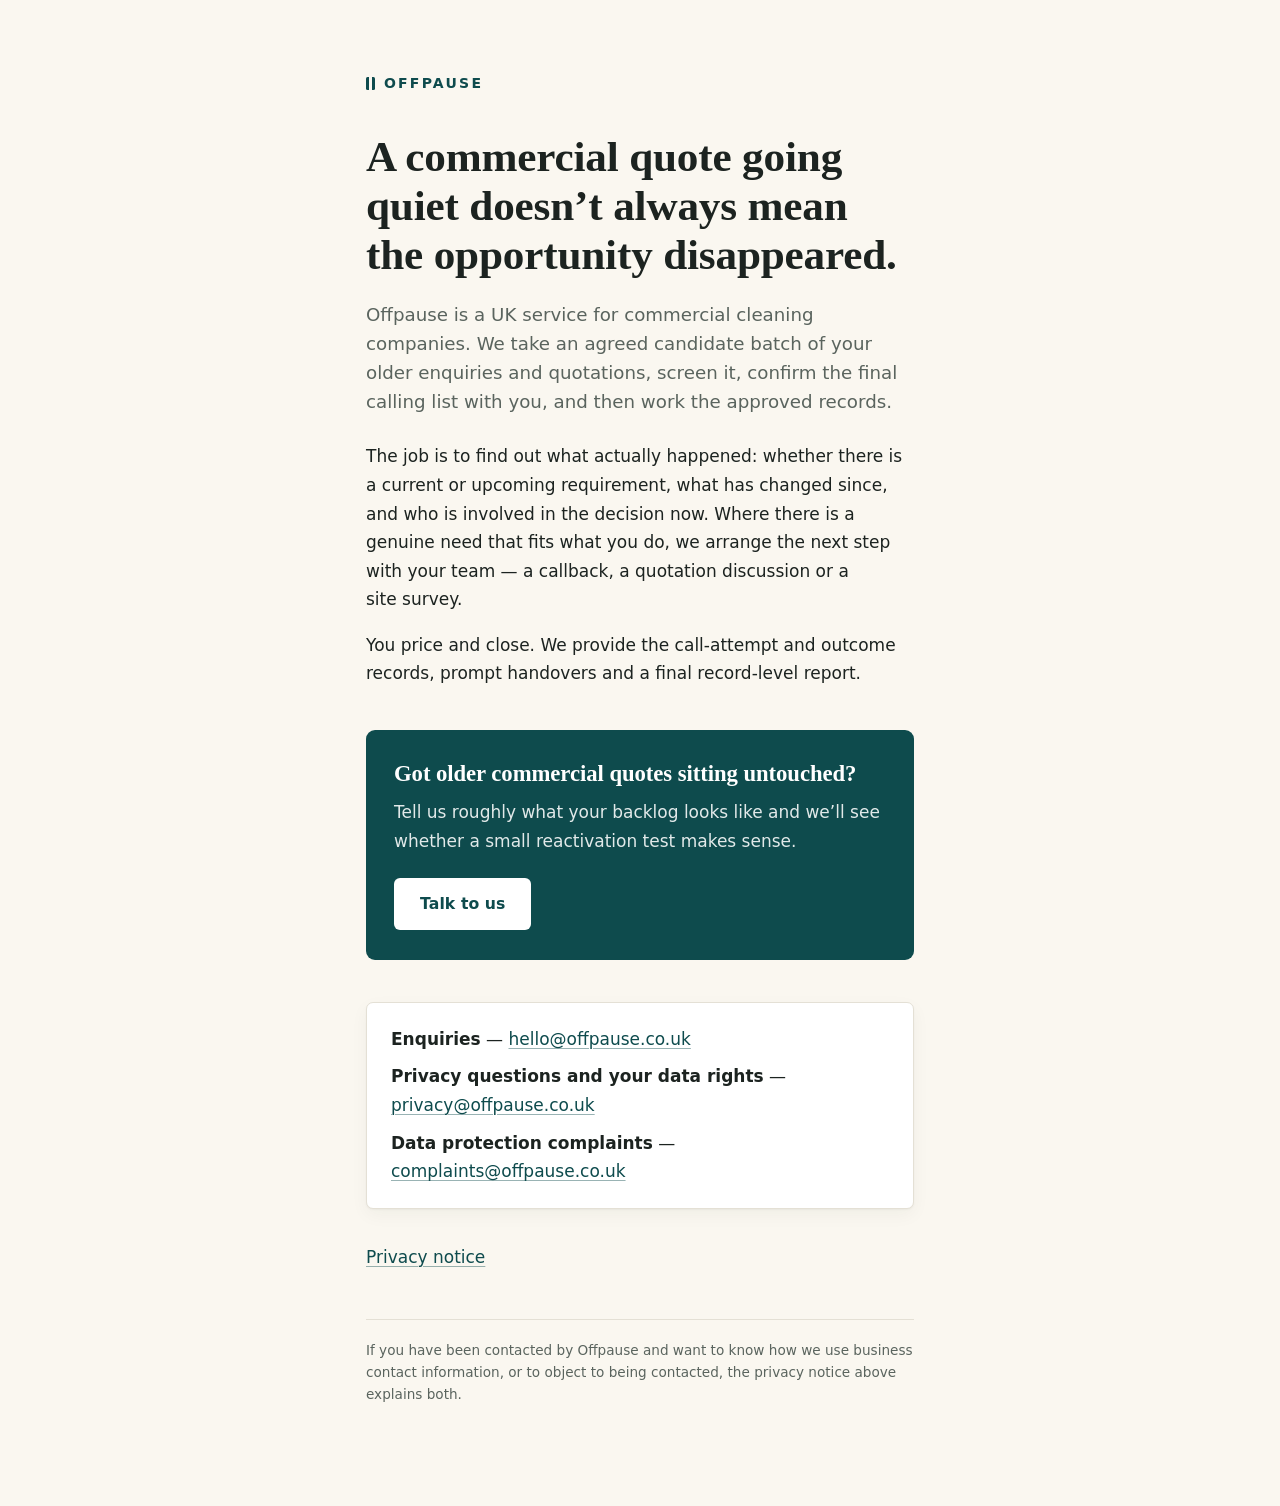
<file: index.html>
<!doctype html>
<!--
  offpause.co.uk — holding page
  ────────────────────────────────────────────────────────────
  NOTHING TO EDIT unless you want to change the wording.
  No claims about clients, results, accreditation or insurance
  appear on this page. Keep it that way.
-->
<html lang="en-GB">
<head>
<meta charset="utf-8">
<meta name="viewport" content="width=device-width, initial-scale=1">
<title>Offpause — dormant quote reactivation for UK commercial cleaning companies</title>
<meta name="description" content="Offpause revisits an agreed candidate batch of a commercial cleaning company's older enquiries and quotations, establishes whether a current requirement exists, and arranges the next step with their team.">
<meta name="robots" content="index, follow">
<link rel="stylesheet" href="/style.css">
<link rel="icon" href="data:image/svg+xml,<svg xmlns='http://www.w3.org/2000/svg' viewBox='0 0 100 100'><rect width='100' height='100' rx='18' fill='%230E4B4D'/><rect x='32' y='28' width='11' height='44' rx='3' fill='%23fff'/><rect x='57' y='28' width='11' height='44' rx='3' fill='%23fff'/></svg>">
</head>
<body>
<main class="wrap">

  <p class="brand">Offpause</p>

  <h1>A commercial quote going quiet doesn&rsquo;t always mean the opportunity disappeared.</h1>

  <p class="lede">Offpause is a UK service for commercial cleaning companies. We take an agreed candidate batch of your older enquiries and quotations, screen it, confirm the final calling list with you, and then work the approved records.</p>

  <p>The job is to find out what actually happened: whether there is a current or upcoming requirement, what has changed since, and who is involved in the decision now. Where there is a genuine need that fits what you do, we arrange the next step with your team &mdash; a callback, a quotation discussion or a site survey.</p>

  <p>You price and close. We provide the call-attempt and outcome records, prompt handovers and a final record-level report.</p>

  <div class="cta">
    <h2>Got older commercial quotes sitting untouched?</h2>
    <p>Tell us roughly what your backlog looks like and we&rsquo;ll see whether a small reactivation test makes sense.</p>
    <p><a class="btn" href="mailto:hello@offpause.co.uk?subject=Offpause%20enquiry">Talk to us</a></p>
  </div>

  <div class="contact">
    <p><strong>Enquiries</strong> &mdash; <a href="mailto:hello@offpause.co.uk">hello@offpause.co.uk</a></p>
    <p><strong>Privacy questions and your data rights</strong> &mdash; <a href="mailto:privacy@offpause.co.uk">privacy@offpause.co.uk</a></p>
    <p><strong>Data protection complaints</strong> &mdash; <a href="mailto:complaints@offpause.co.uk">complaints@offpause.co.uk</a></p>
  </div>

  <p><a href="/privacy">Privacy notice</a></p>

  <p class="meta">If you have been contacted by Offpause and want to know how we use business contact information, or to object to being contacted, the privacy notice above explains both.</p>

</main>
</body>
</html>
</file>
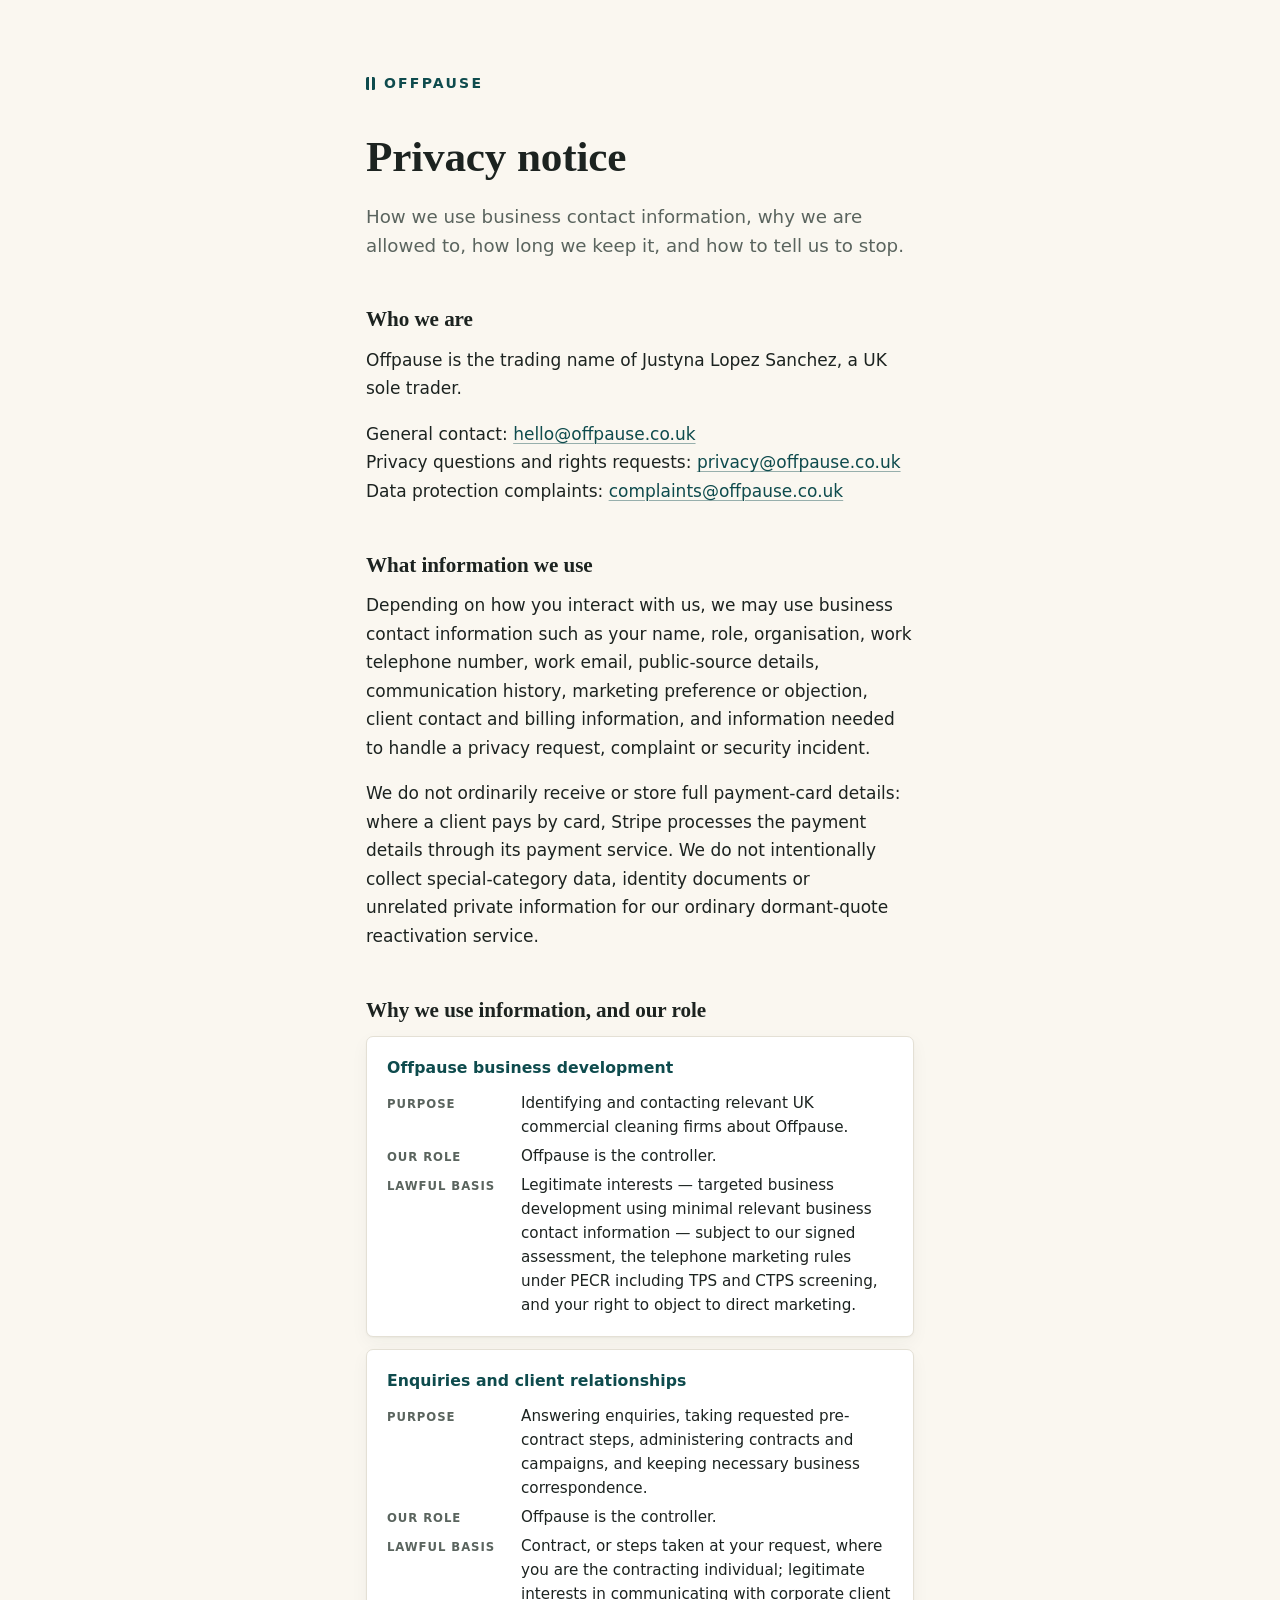
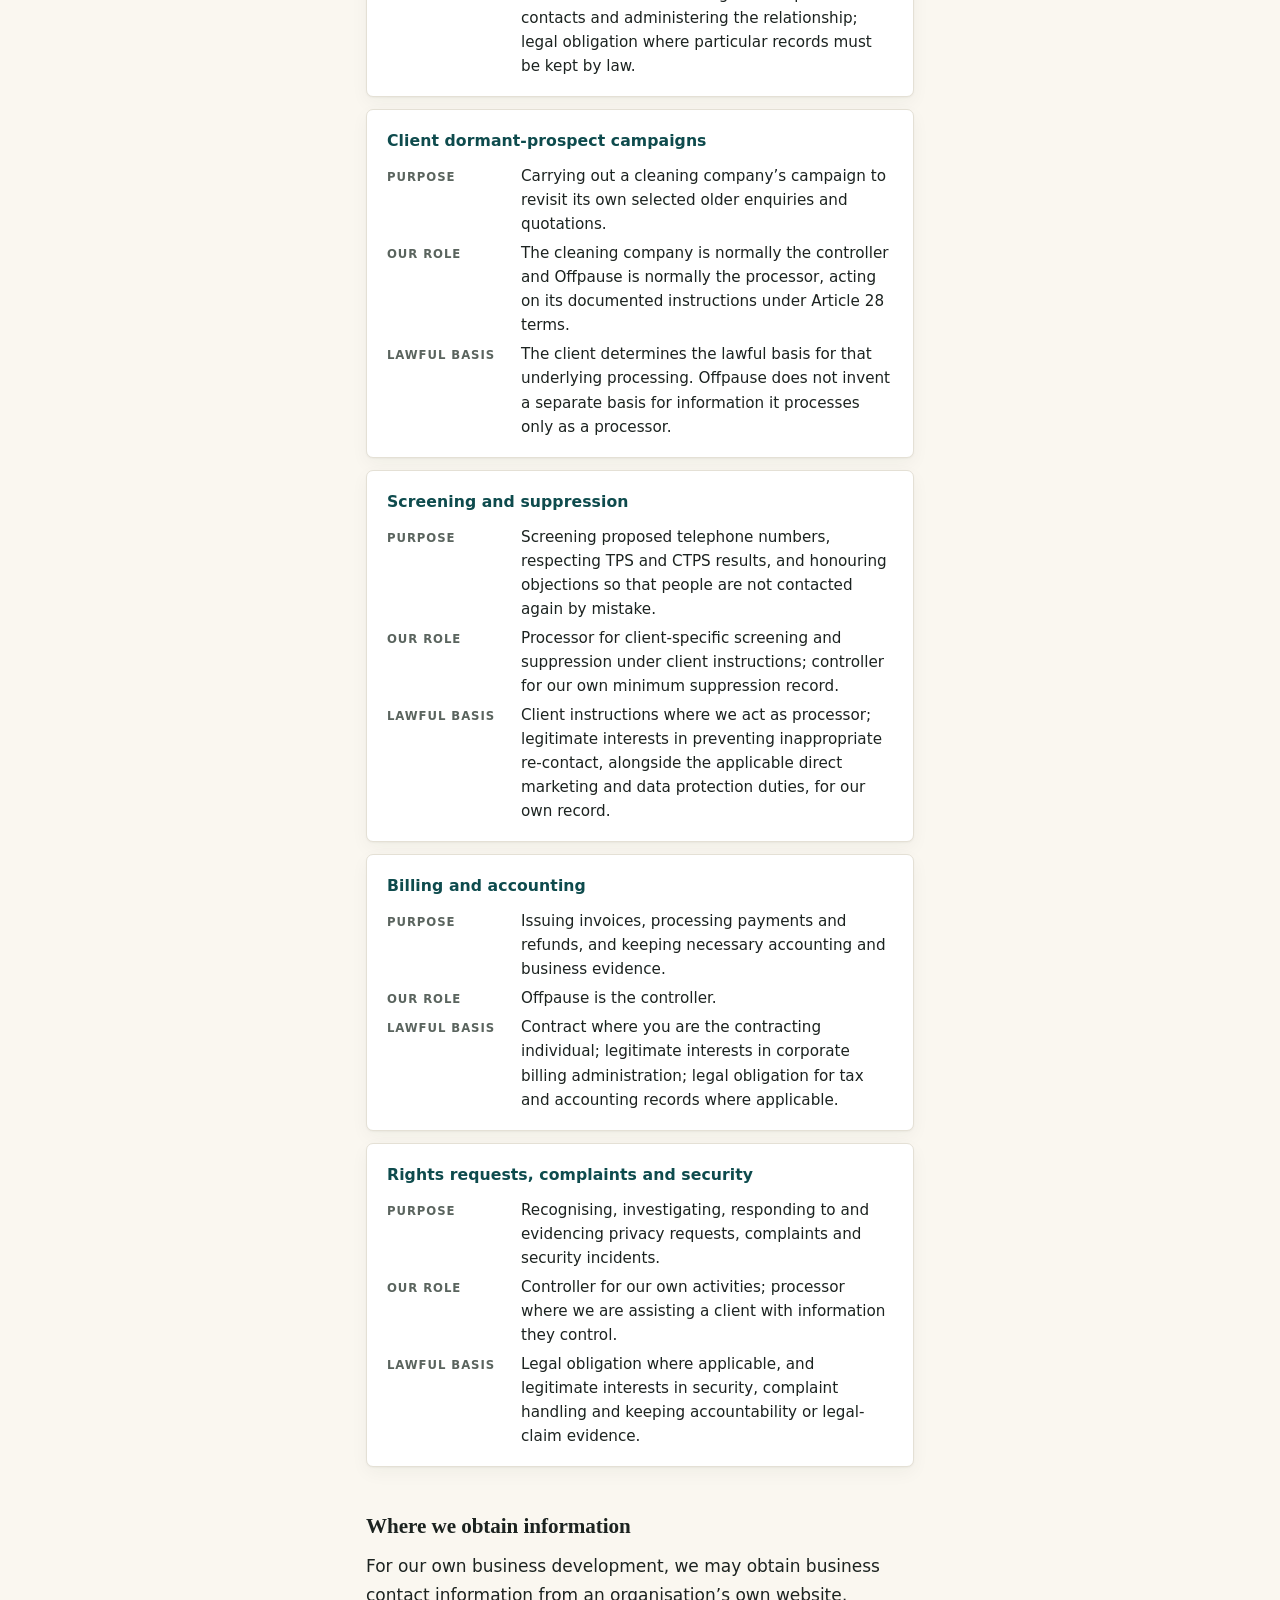
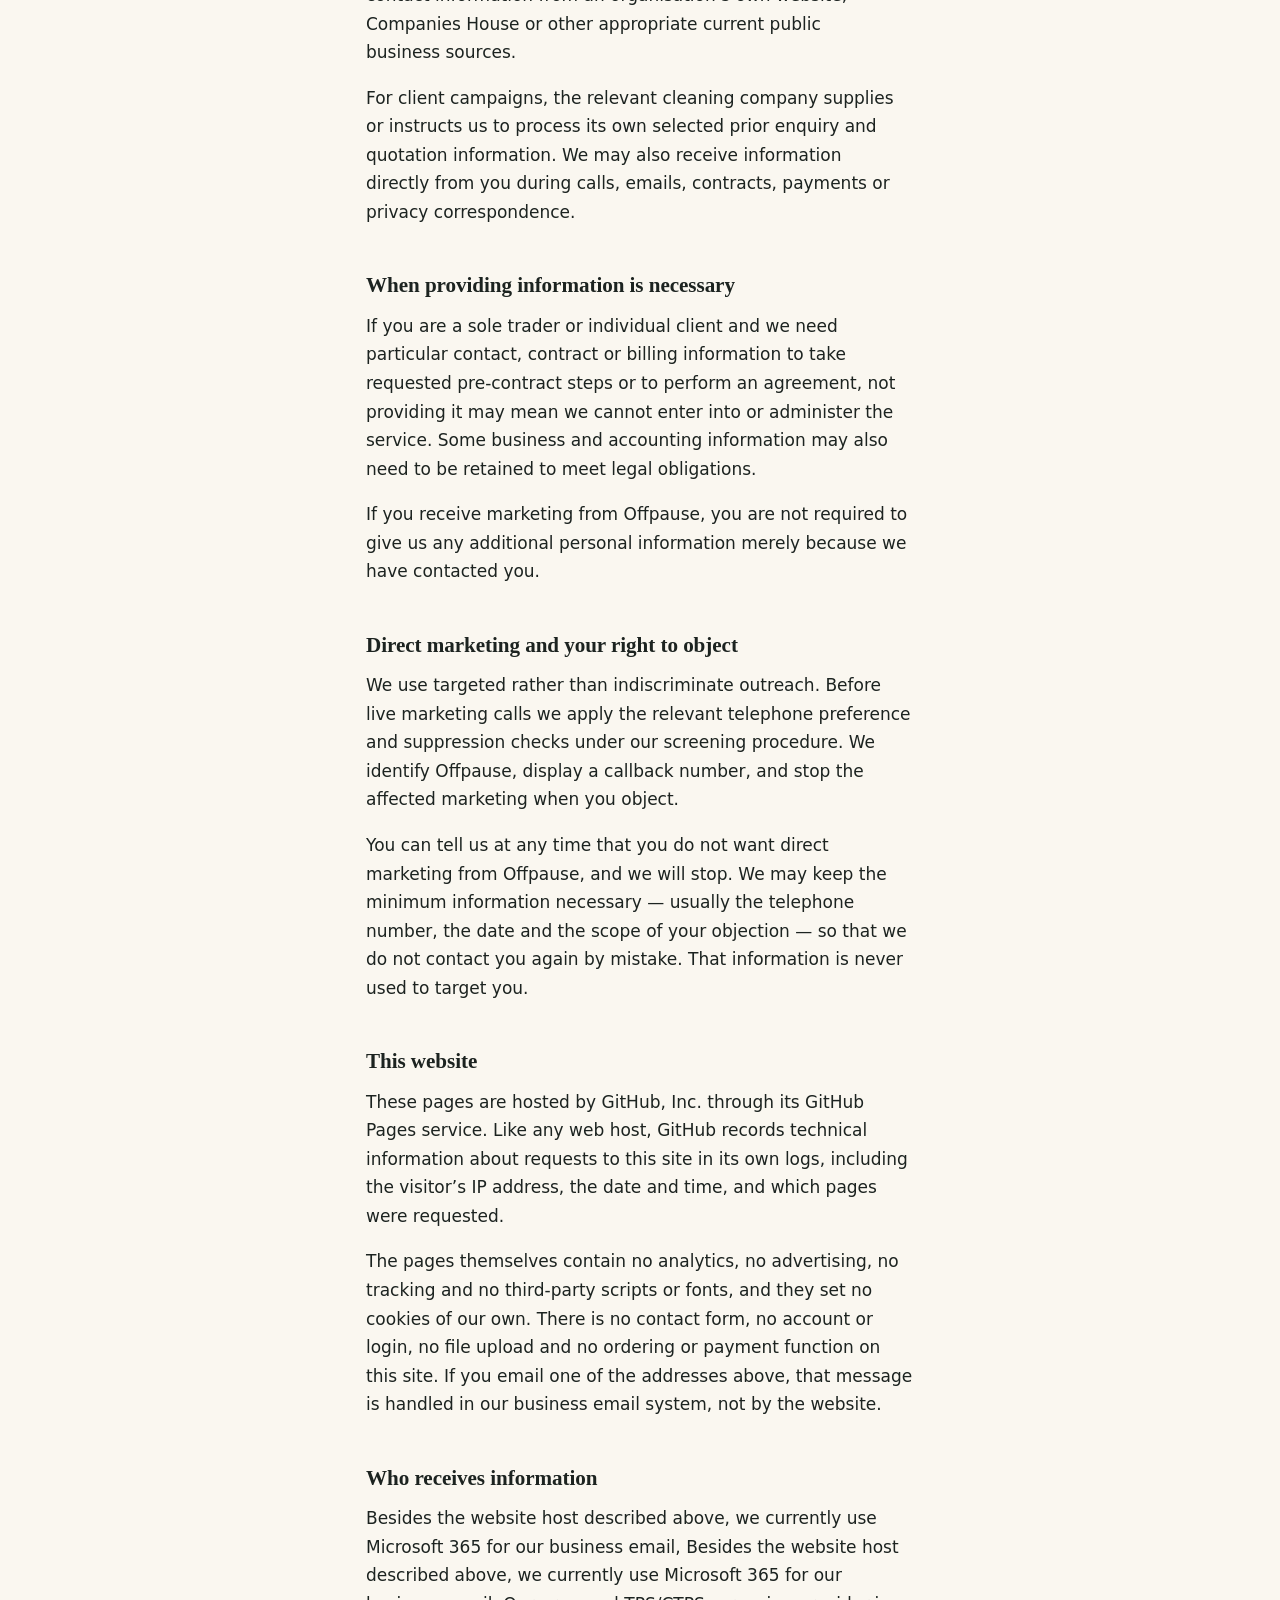
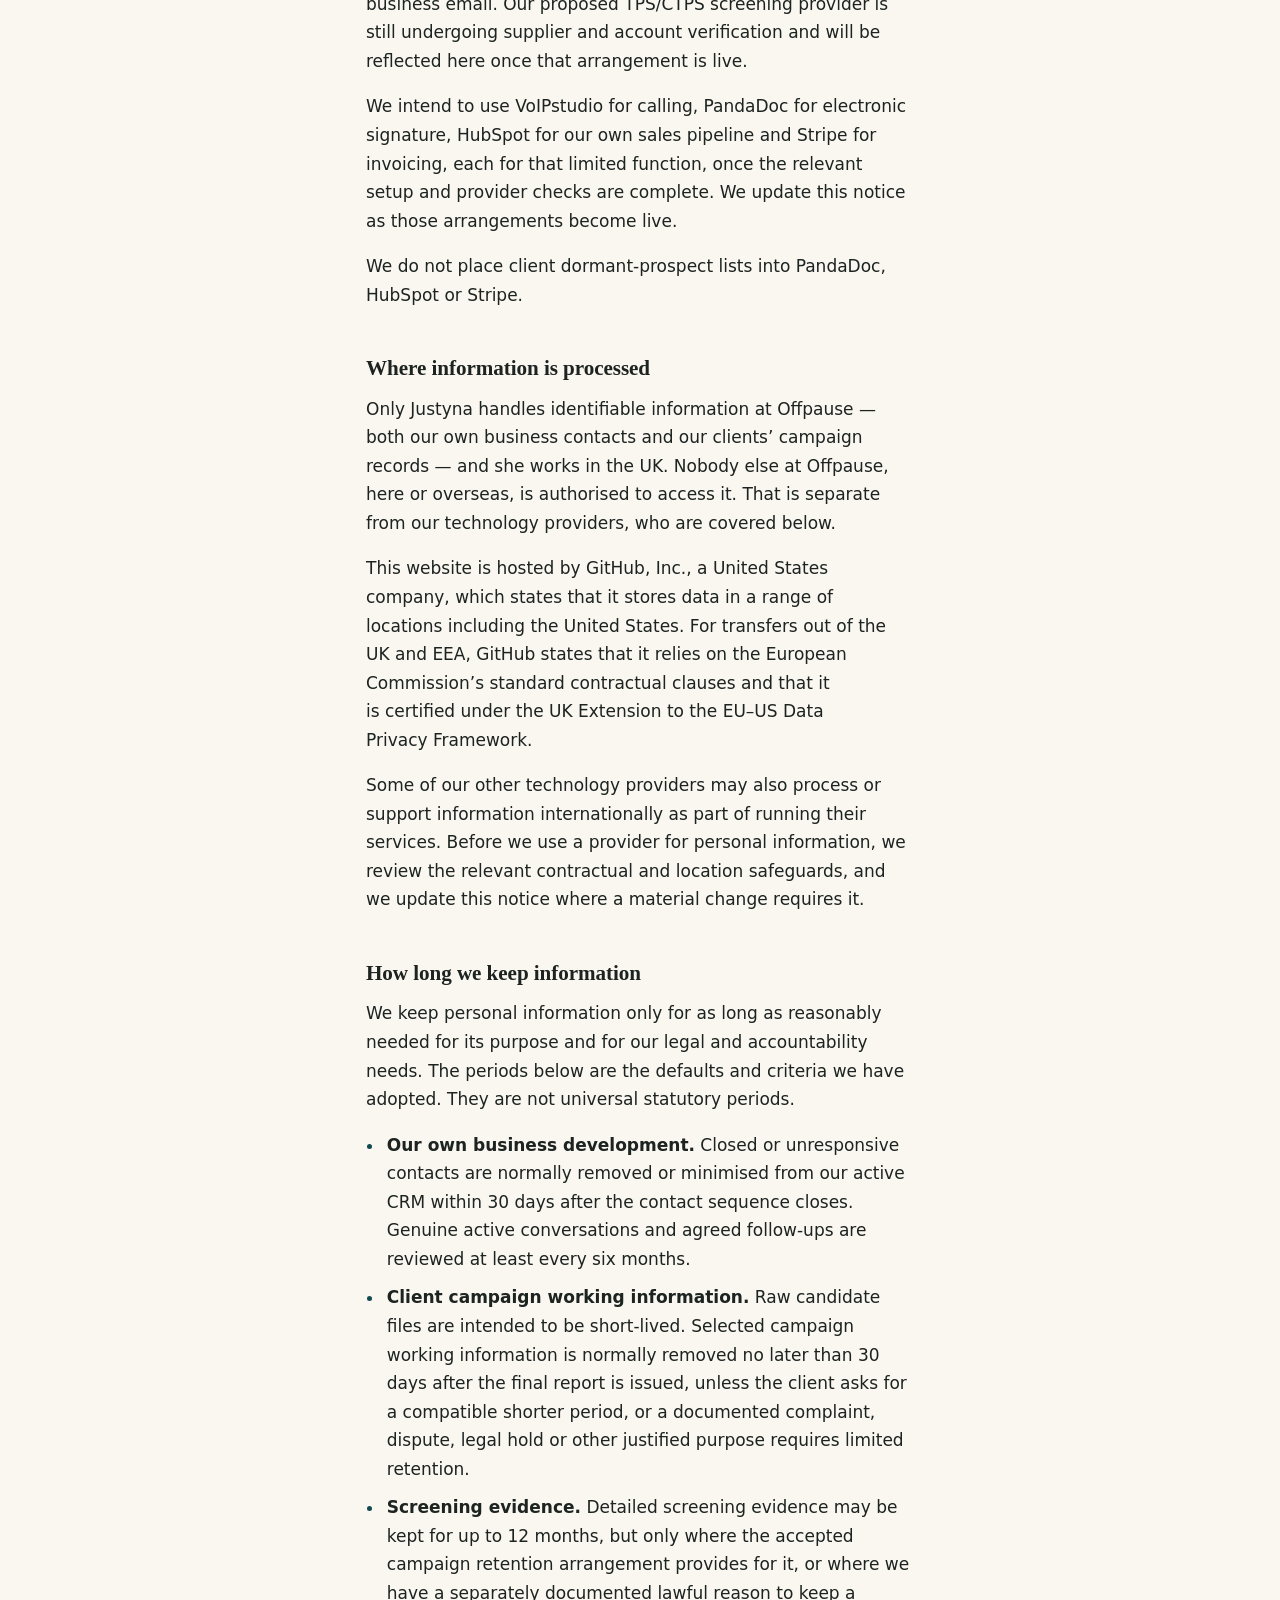
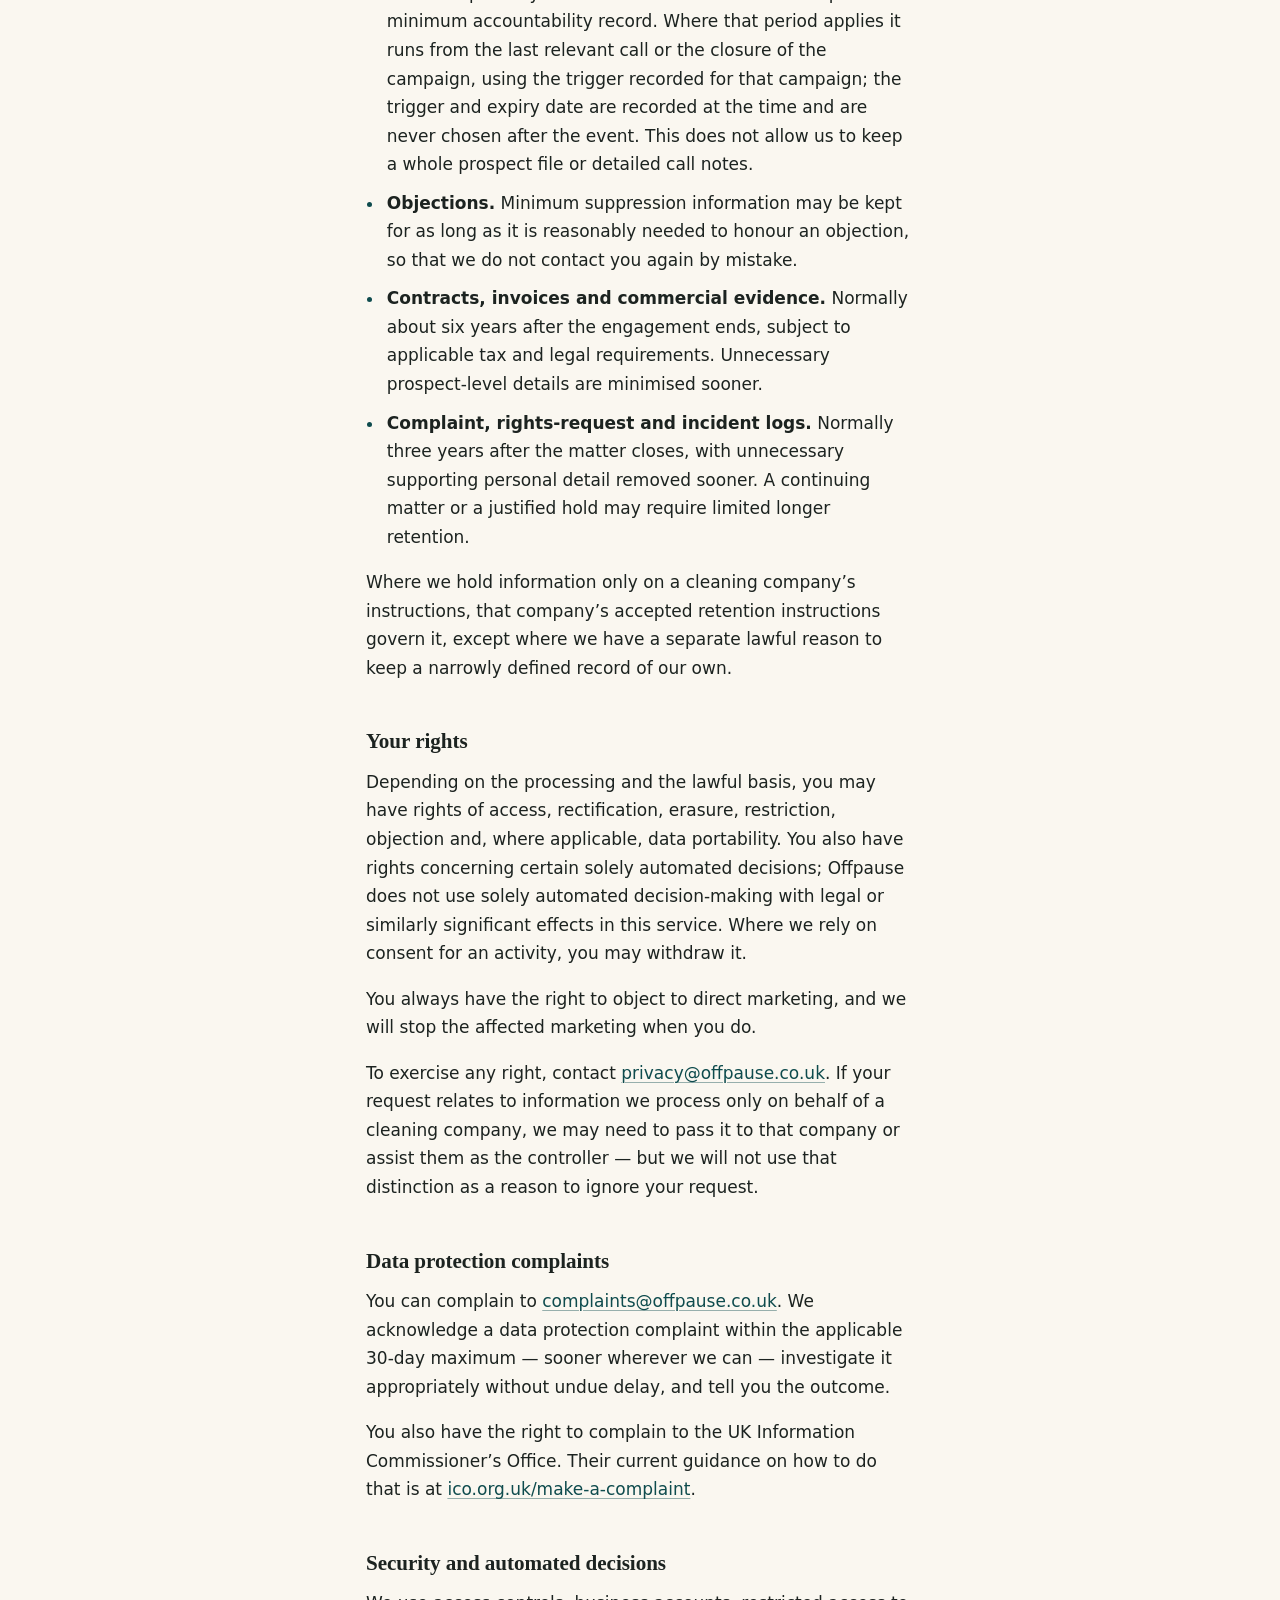
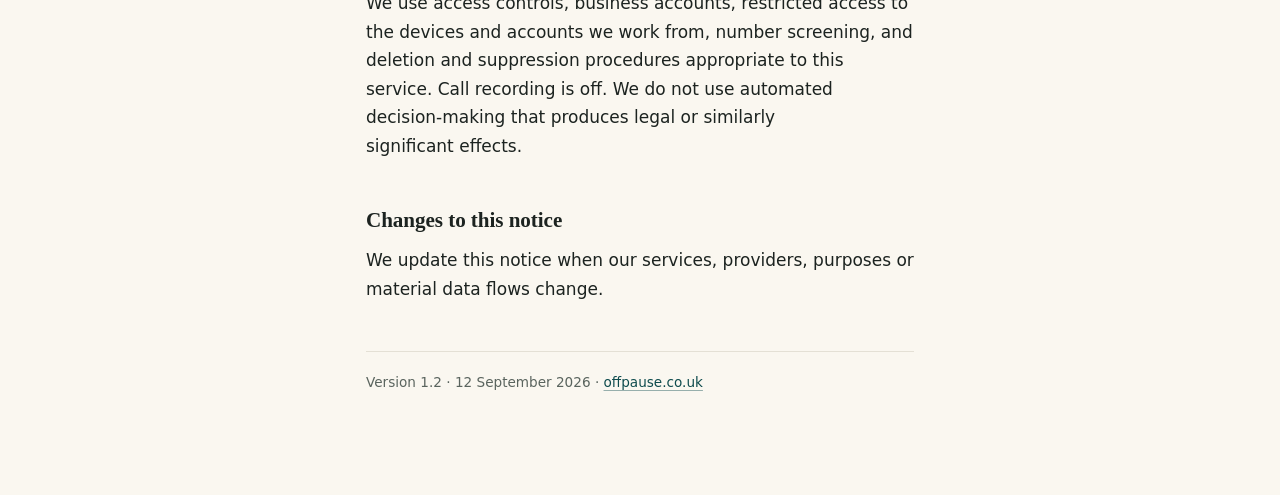
<file: privacy/index.html>
<!doctype html>
<!--
  offpause.co.uk/privacy — Offpause Privacy Notice
  Version 1.2 — built from Master Onboarding Pack v0.3.5 Appendix A
  (Release 2026-09-12-CR2), with internal drafting notes removed.
  ────────────────────────────────────────────────────────────
  ONE THING TO EDIT: [FULL LEGAL NAME] in "Who we are" below.
  Do it with the GitHub pencil after uploading. Do NOT open this
  file in TextEdit — it rewrites the HTML and breaks the page.

  NO POSTAL ADDRESS, deliberately. A02 (website disclosure) is
  OPEN in the master while a non-residential service address is
  being arranged. Do not insert an unverified address here.
-->
<html lang="en-GB">
<head>
<meta charset="utf-8">
<meta name="viewport" content="width=device-width, initial-scale=1">
<title>Privacy notice — Offpause</title>
<meta name="description" content="How Offpause uses business contact information, the lawful bases we rely on, how long we keep information, and how to object or exercise your rights.">
<meta name="robots" content="index, follow">
<link rel="stylesheet" href="/style.css">
<link rel="icon" href="data:image/svg+xml,<svg xmlns='http://www.w3.org/2000/svg' viewBox='0 0 100 100'><rect width='100' height='100' rx='18' fill='%230E4B4D'/><rect x='32' y='28' width='11' height='44' rx='3' fill='%23fff'/><rect x='57' y='28' width='11' height='44' rx='3' fill='%23fff'/></svg>">
</head>
<body>
<main class="wrap">

  <p class="brand"><a href="/" style="color:inherit;text-decoration:none">Offpause</a></p>

  <h1>Privacy notice</h1>
  <p class="lede">How we use business contact information, why we are allowed to, how long we keep it, and how to tell us to stop.</p>

  <h2>Who we are</h2>
  <!-- ↓↓↓ REPLACE [FULL LEGAL NAME] ON THE NEXT LINE ↓↓↓ -->
  <p>Offpause is the trading name of Justyna Lopez Sanchez, a UK sole trader.</p>
  <!-- ↑↑↑ THAT IS THE ONLY EDIT NEEDED ↑↑↑ -->
  <p>General contact: <a href="mailto:hello@offpause.co.uk">hello@offpause.co.uk</a><br>
  Privacy questions and rights requests: <a href="mailto:privacy@offpause.co.uk">privacy@offpause.co.uk</a><br>
  Data protection complaints: <a href="mailto:complaints@offpause.co.uk">complaints@offpause.co.uk</a></p>

  <h2>What information we use</h2>
  <p>Depending on how you interact with us, we may use business contact information such as your name, role, organisation, work telephone number, work email, public-source details, communication history, marketing preference or objection, client contact and billing information, and information needed to handle a privacy request, complaint or security incident.</p>
  <p>We do not ordinarily receive or store full payment-card details: where a client pays by card, Stripe processes the payment details through its payment service. We do not intentionally collect special-category data, identity documents or unrelated private information for our ordinary dormant-quote reactivation service.</p>

  <h2>Why we use information, and our role</h2>

  <div class="roles">

    <div class="role">
      <h3>Offpause business development</h3>
      <dl>
        <dt>Purpose</dt><dd>Identifying and contacting relevant UK commercial cleaning firms about Offpause.</dd>
        <dt>Our role</dt><dd>Offpause is the controller.</dd>
        <dt>Lawful basis</dt><dd>Legitimate interests &mdash; targeted business development using minimal relevant business contact information &mdash; subject to our signed assessment, the telephone marketing rules under PECR including TPS and CTPS screening, and your right to object to direct marketing.</dd>
      </dl>
    </div>

    <div class="role">
      <h3>Enquiries and client relationships</h3>
      <dl>
        <dt>Purpose</dt><dd>Answering enquiries, taking requested pre-contract steps, administering contracts and campaigns, and keeping necessary business correspondence.</dd>
        <dt>Our role</dt><dd>Offpause is the controller.</dd>
        <dt>Lawful basis</dt><dd>Contract, or steps taken at your request, where you are the contracting individual; legitimate interests in communicating with corporate client contacts and administering the relationship; legal obligation where particular records must be kept by law.</dd>
      </dl>
    </div>

    <div class="role">
      <h3>Client dormant-prospect campaigns</h3>
      <dl>
        <dt>Purpose</dt><dd>Carrying out a cleaning company&rsquo;s campaign to revisit its own selected older enquiries and quotations.</dd>
        <dt>Our role</dt><dd>The cleaning company is normally the controller and Offpause is normally the processor, acting on its documented instructions under Article 28 terms.</dd>
        <dt>Lawful basis</dt><dd>The client determines the lawful basis for that underlying processing. Offpause does not invent a separate basis for information it processes only as a processor.</dd>
      </dl>
    </div>

    <div class="role">
      <h3>Screening and suppression</h3>
      <dl>
        <dt>Purpose</dt><dd>Screening proposed telephone numbers, respecting TPS and CTPS results, and honouring objections so that people are not contacted again by mistake.</dd>
        <dt>Our role</dt><dd>Processor for client-specific screening and suppression under client instructions; controller for our own minimum suppression record.</dd>
        <dt>Lawful basis</dt><dd>Client instructions where we act as processor; legitimate interests in preventing inappropriate re-contact, alongside the applicable direct marketing and data protection duties, for our own record.</dd>
      </dl>
    </div>

    <div class="role">
      <h3>Billing and accounting</h3>
      <dl>
        <dt>Purpose</dt><dd>Issuing invoices, processing payments and refunds, and keeping necessary accounting and business evidence.</dd>
        <dt>Our role</dt><dd>Offpause is the controller.</dd>
        <dt>Lawful basis</dt><dd>Contract where you are the contracting individual; legitimate interests in corporate billing administration; legal obligation for tax and accounting records where applicable.</dd>
      </dl>
    </div>

    <div class="role">
      <h3>Rights requests, complaints and security</h3>
      <dl>
        <dt>Purpose</dt><dd>Recognising, investigating, responding to and evidencing privacy requests, complaints and security incidents.</dd>
        <dt>Our role</dt><dd>Controller for our own activities; processor where we are assisting a client with information they control.</dd>
        <dt>Lawful basis</dt><dd>Legal obligation where applicable, and legitimate interests in security, complaint handling and keeping accountability or legal-claim evidence.</dd>
      </dl>
    </div>

  </div>

  <h2>Where we obtain information</h2>
  <p>For our own business development, we may obtain business contact information from an organisation&rsquo;s own website, Companies House or other appropriate current public business sources.</p>
  <p>For client campaigns, the relevant cleaning company supplies or instructs us to process its own selected prior enquiry and quotation information. We may also receive information directly from you during calls, emails, contracts, payments or privacy correspondence.</p>

  <h2>When providing information is necessary</h2>
  <p>If you are a sole trader or individual client and we need particular contact, contract or billing information to take requested pre-contract steps or to perform an agreement, not providing it may mean we cannot enter into or administer the service. Some business and accounting information may also need to be retained to meet legal obligations.</p>
  <p>If you receive marketing from Offpause, you are not required to give us any additional personal information merely because we have contacted you.</p>

  <h2>Direct marketing and your right to object</h2>
  <p>We use targeted rather than indiscriminate outreach. Before live marketing calls we apply the relevant telephone preference and suppression checks under our screening procedure. We identify Offpause, display a callback number, and stop the affected marketing when you object.</p>
  <p>You can tell us at any time that you do not want direct marketing from Offpause, and we will stop. We may keep the minimum information necessary &mdash; usually the telephone number, the date and the scope of your objection &mdash; so that we do not contact you again by mistake. That information is never used to target you.</p>

  <h2>This website</h2>
  <p>These pages are hosted by GitHub, Inc. through its GitHub Pages service. Like any web host, GitHub records technical information about requests to this site in its own logs, including the visitor&rsquo;s IP address, the date and time, and which pages were requested.</p>
  <p>The pages themselves contain no analytics, no advertising, no tracking and no third-party scripts or fonts, and they set no cookies of our own. There is no contact form, no account or login, no file upload and no ordering or payment function on this site. If you email one of the addresses above, that message is handled in our business email system, not by the website.</p>

  <h2>Who receives information</h2>
  <p>Besides the website host described above, we currently use Microsoft 365 for our business email, Besides the website host described above, we currently use Microsoft 365 for our business email. Our proposed TPS/CTPS screening provider is still undergoing supplier and account verification and will be reflected here once that arrangement is live.</p>
  <p>We intend to use VoIPstudio for calling, PandaDoc for electronic signature, HubSpot for our own sales pipeline and Stripe for invoicing, each for that limited function, once the relevant setup and provider checks are complete. We update this notice as those arrangements become live.</p>
  <p>We do not place client dormant-prospect lists into PandaDoc, HubSpot or Stripe.</p>

  <h2>Where information is processed</h2>
  <p>Only Justyna handles identifiable information at Offpause &mdash; both our own business contacts and our clients&rsquo; campaign records &mdash; and she works in the UK. Nobody else at Offpause, here or overseas, is authorised to access it. That is separate from our technology providers, who are covered below.</p>
  <p>This website is hosted by GitHub, Inc., a United States company, which states that it stores data in a range of locations including the United States. For transfers out of the UK and EEA, GitHub states that it relies on the European Commission&rsquo;s standard contractual clauses and that it is certified under the UK Extension to the EU&ndash;US Data Privacy Framework.</p>
  <p>Some of our other technology providers may also process or support information internationally as part of running their services. Before we use a provider for personal information, we review the relevant contractual and location safeguards, and we update this notice where a material change requires it.</p>

  <h2>How long we keep information</h2>
  <p>We keep personal information only for as long as reasonably needed for its purpose and for our legal and accountability needs. The periods below are the defaults and criteria we have adopted. They are not universal statutory periods.</p>
  <ul>
    <li><strong>Our own business development.</strong> Closed or unresponsive contacts are normally removed or minimised from our active CRM within 30 days after the contact sequence closes. Genuine active conversations and agreed follow-ups are reviewed at least every six months.</li>
    <li><strong>Client campaign working information.</strong> Raw candidate files are intended to be short-lived. Selected campaign working information is normally removed no later than 30 days after the final report is issued, unless the client asks for a compatible shorter period, or a documented complaint, dispute, legal hold or other justified purpose requires limited retention.</li>
    <li><strong>Screening evidence.</strong> Detailed screening evidence may be kept for up to 12 months, but only where the accepted campaign retention arrangement provides for it, or where we have a separately documented lawful reason to keep a minimum accountability record. Where that period applies it runs from the last relevant call or the closure of the campaign, using the trigger recorded for that campaign; the trigger and expiry date are recorded at the time and are never chosen after the event. This does not allow us to keep a whole prospect file or detailed call notes.</li>
    <li><strong>Objections.</strong> Minimum suppression information may be kept for as long as it is reasonably needed to honour an objection, so that we do not contact you again by mistake.</li>
    <li><strong>Contracts, invoices and commercial evidence.</strong> Normally about six years after the engagement ends, subject to applicable tax and legal requirements. Unnecessary prospect-level details are minimised sooner.</li>
    <li><strong>Complaint, rights-request and incident logs.</strong> Normally three years after the matter closes, with unnecessary supporting personal detail removed sooner. A continuing matter or a justified hold may require limited longer retention.</li>
  </ul>
  <p>Where we hold information only on a cleaning company&rsquo;s instructions, that company&rsquo;s accepted retention instructions govern it, except where we have a separate lawful reason to keep a narrowly defined record of our own.</p>

  <h2>Your rights</h2>
  <p>Depending on the processing and the lawful basis, you may have rights of access, rectification, erasure, restriction, objection and, where applicable, data portability. You also have rights concerning certain solely automated decisions; Offpause does not use solely automated decision-making with legal or similarly significant effects in this service. Where we rely on consent for an activity, you may withdraw it.</p>
  <p>You always have the right to object to direct marketing, and we will stop the affected marketing when you do.</p>
  <p>To exercise any right, contact <a href="mailto:privacy@offpause.co.uk">privacy@offpause.co.uk</a>. If your request relates to information we process only on behalf of a cleaning company, we may need to pass it to that company or assist them as the controller &mdash; but we will not use that distinction as a reason to ignore your request.</p>

  <h2>Data protection complaints</h2>
  <p>You can complain to <a href="mailto:complaints@offpause.co.uk">complaints@offpause.co.uk</a>. We acknowledge a data protection complaint within the applicable 30-day maximum &mdash; sooner wherever we can &mdash; investigate it appropriately without undue delay, and tell you the outcome.</p>
  <p>You also have the right to complain to the UK Information Commissioner&rsquo;s Office. Their current guidance on how to do that is at <a href="https://ico.org.uk/make-a-complaint/" rel="noopener">ico.org.uk/make-a-complaint</a>.</p>

  <h2>Security and automated decisions</h2>
  <p>We use access controls, business accounts, restricted access to the devices and accounts we work from, number screening, and deletion and suppression procedures appropriate to this service. Call recording is off. We do not use automated decision-making that produces legal or similarly significant effects.</p>

  <h2>Changes to this notice</h2>
  <p>We update this notice when our services, providers, purposes or material data flows change.</p>

  <p class="meta">Version 1.2 &middot; 12 September 2026 &middot; <a href="/">offpause.co.uk</a></p>

</main>
</body>
</html>
</file>
<file: style.css>
/* Offpause — shared styles
   Used by both pages. Nothing here loads from another website:
   no web fonts, no scripts, no trackers. That is deliberate —
   the privacy notice says so.

   To restyle the whole site, change the values in :root. */

:root {
  --ground:    #FAF7F0;
  --surface:   #FFFFFF;
  --ink:       #1C2320;
  --ink-soft:  #5A645E;
  --rule:      #E4E0D5;
  --accent:    #0E4B4D;
  --cta-bg:    #0E4B4D;
  --shadow:    0 1px 2px rgba(28, 35, 32, 0.04), 0 6px 18px rgba(28, 35, 32, 0.045);
  --max:       37rem;

  --serif: Charter, "Bitstream Charter", "Iowan Old Style", "Palatino Linotype",
           Palatino, "Book Antiqua", Georgia, "Times New Roman", serif;
  --sans:  ui-sans-serif, system-ui, -apple-system, "Segoe UI", Roboto,
           "Helvetica Neue", Arial, sans-serif;
}

@media (prefers-color-scheme: dark) {
  :root {
    --ground:   #141816;
    --surface:  #1C211E;
    --ink:      #E9ECE7;
    --ink-soft: #A3ADA7;
    --rule:     #2E3532;
    --accent:   #7FC9C4;
    --shadow:   none;
  }
}

*, *::before, *::after { box-sizing: border-box; }

html { -webkit-text-size-adjust: 100%; }

body {
  margin: 0;
  background: var(--ground);
  color: var(--ink);
  font-family: var(--sans);
  font-size: 17px;
  line-height: 1.68;
  -webkit-font-smoothing: antialiased;
  -moz-osx-font-smoothing: grayscale;
}

::selection { background: var(--accent); color: #FFFFFF; }

.wrap {
  max-width: var(--max);
  margin: 0 auto;
  padding-inline: 22px;
  padding-block: 72px 84px;
}

a {
  color: var(--accent);
  text-decoration-thickness: 1px;
  text-underline-offset: 3px;
  text-decoration-color: color-mix(in srgb, var(--accent) 42%, transparent);
  transition: text-decoration-color 120ms ease;
}
a:hover { text-decoration-color: var(--accent); }
a:focus-visible { outline: 2px solid var(--accent); outline-offset: 3px; border-radius: 2px; }

/* Wordmark. The two bars are the pause glyph from the favicon,
   drawn in CSS so the page still loads no image files. */
.brand {
  font-family: var(--sans);
  font-size: 14px;
  font-weight: 600;
  letter-spacing: 0.16em;
  text-transform: uppercase;
  color: var(--accent);
  margin: 0 0 36px;
  display: flex;
  align-items: center;
  gap: 0.62em;
}
.brand::before {
  content: "";
  flex: none;
  width: 0.66em;
  height: 0.96em;
  border-radius: 1.5px;
  background: linear-gradient(to right,
    currentColor 0 38%, transparent 38% 62%, currentColor 62% 100%);
}
.brand a { color: inherit; text-decoration: none; }

h1 {
  font-family: var(--serif);
  font-size: clamp(2rem, 5.4vw, 2.7rem);
  line-height: 1.14;
  font-weight: 600;
  letter-spacing: -0.004em;
  margin: 0 0 22px;
  text-wrap: balance;
}

h2 {
  font-family: var(--serif);
  font-size: 1.32rem;
  font-weight: 600;
  line-height: 1.3;
  letter-spacing: -0.003em;
  margin: 46px 0 12px;
  text-wrap: balance;
}

h3 {
  font-family: var(--sans);
  font-size: 0.97rem;
  font-weight: 600;
  letter-spacing: 0.005em;
  margin: 26px 0 8px;
}

p { margin: 0 0 17px; text-wrap: pretty; }

.lede {
  font-size: 1.14rem;
  line-height: 1.58;
  color: var(--ink-soft);
  margin-bottom: 26px;
}

ul { margin: 0 0 17px; padding-left: 1.15rem; }
li { margin-bottom: 10px; padding-left: 0.15rem; }
li::marker { color: var(--accent); }
li strong { font-weight: 600; }

hr { border: 0; border-top: 1px solid var(--rule); margin: 44px 0; }

.meta {
  font-size: 0.85rem;
  line-height: 1.6;
  color: var(--ink-soft);
  margin-top: 48px;
  padding-top: 20px;
  border-top: 1px solid var(--rule);
}

.contact {
  background: var(--surface);
  border: 1px solid var(--rule);
  border-radius: 7px;
  box-shadow: var(--shadow);
  padding: 22px 24px;
  margin: 34px 0;
}
.contact p { margin: 0 0 9px; }
.contact p:last-child { margin-bottom: 0; }

/* Purpose / lawful basis cards — stack on narrow screens */
.roles { margin: 0 0 26px; }
.role {
  border: 1px solid var(--rule);
  border-radius: 7px;
  background: var(--surface);
  box-shadow: var(--shadow);
  padding: 18px 20px;
  margin-bottom: 12px;
}
.role h3 { margin: 0 0 10px; font-size: 0.98rem; color: var(--accent); }
.role dl { margin: 0; display: grid; grid-template-columns: 7.5rem 1fr; gap: 5px 14px; }
.role dt {
  font-size: 0.73rem;
  font-weight: 600;
  letter-spacing: 0.08em;
  text-transform: uppercase;
  color: var(--ink-soft);
  padding-top: 4px;
}
.role dd { margin: 0; font-size: 0.95rem; line-height: 1.58; }

/* Call to action — deliberately one fixed look in both themes */
.cta {
  background: var(--cta-bg);
  border-radius: 9px;
  padding: 30px 28px;
  margin: 42px 0;
}
.cta h2 {
  font-family: var(--serif);
  margin: 0 0 10px;
  color: #FFFFFF;
  font-size: 1.42rem;
  line-height: 1.26;
}
.cta p { margin: 0 0 22px; color: rgba(255, 255, 255, 0.88); }
.cta p:last-child { margin: 0; }
.btn {
  display: inline-block;
  background: #FFFFFF;
  color: #0E4B4D;
  text-decoration: none;
  font-weight: 600;
  font-size: 0.98rem;
  letter-spacing: 0.005em;
  padding: 13px 26px;
  border-radius: 6px;
  transition: background 120ms ease, transform 120ms ease;
}
.btn:hover { background: #EAF0EF; transform: translateY(-1px); }
.btn:active { transform: none; }
.btn:focus-visible { outline: 2px solid #FFFFFF; outline-offset: 3px; }

@media (max-width: 30rem) {
  body { font-size: 16.5px; }
  .wrap { padding-block: 48px 64px; }
  .role dl { grid-template-columns: 1fr; gap: 2px; }
  .role dt { padding-top: 10px; }
  .cta { padding: 24px 20px; }
  .btn { display: block; text-align: center; }
}

@media (prefers-reduced-motion: reduce) {
  * { transition: none !important; }
  .btn:hover { transform: none; }
}

.skip { position: absolute; left: -9999px; }
.skip:focus { position: static; display: inline-block; margin-bottom: 12px; }
</file>
